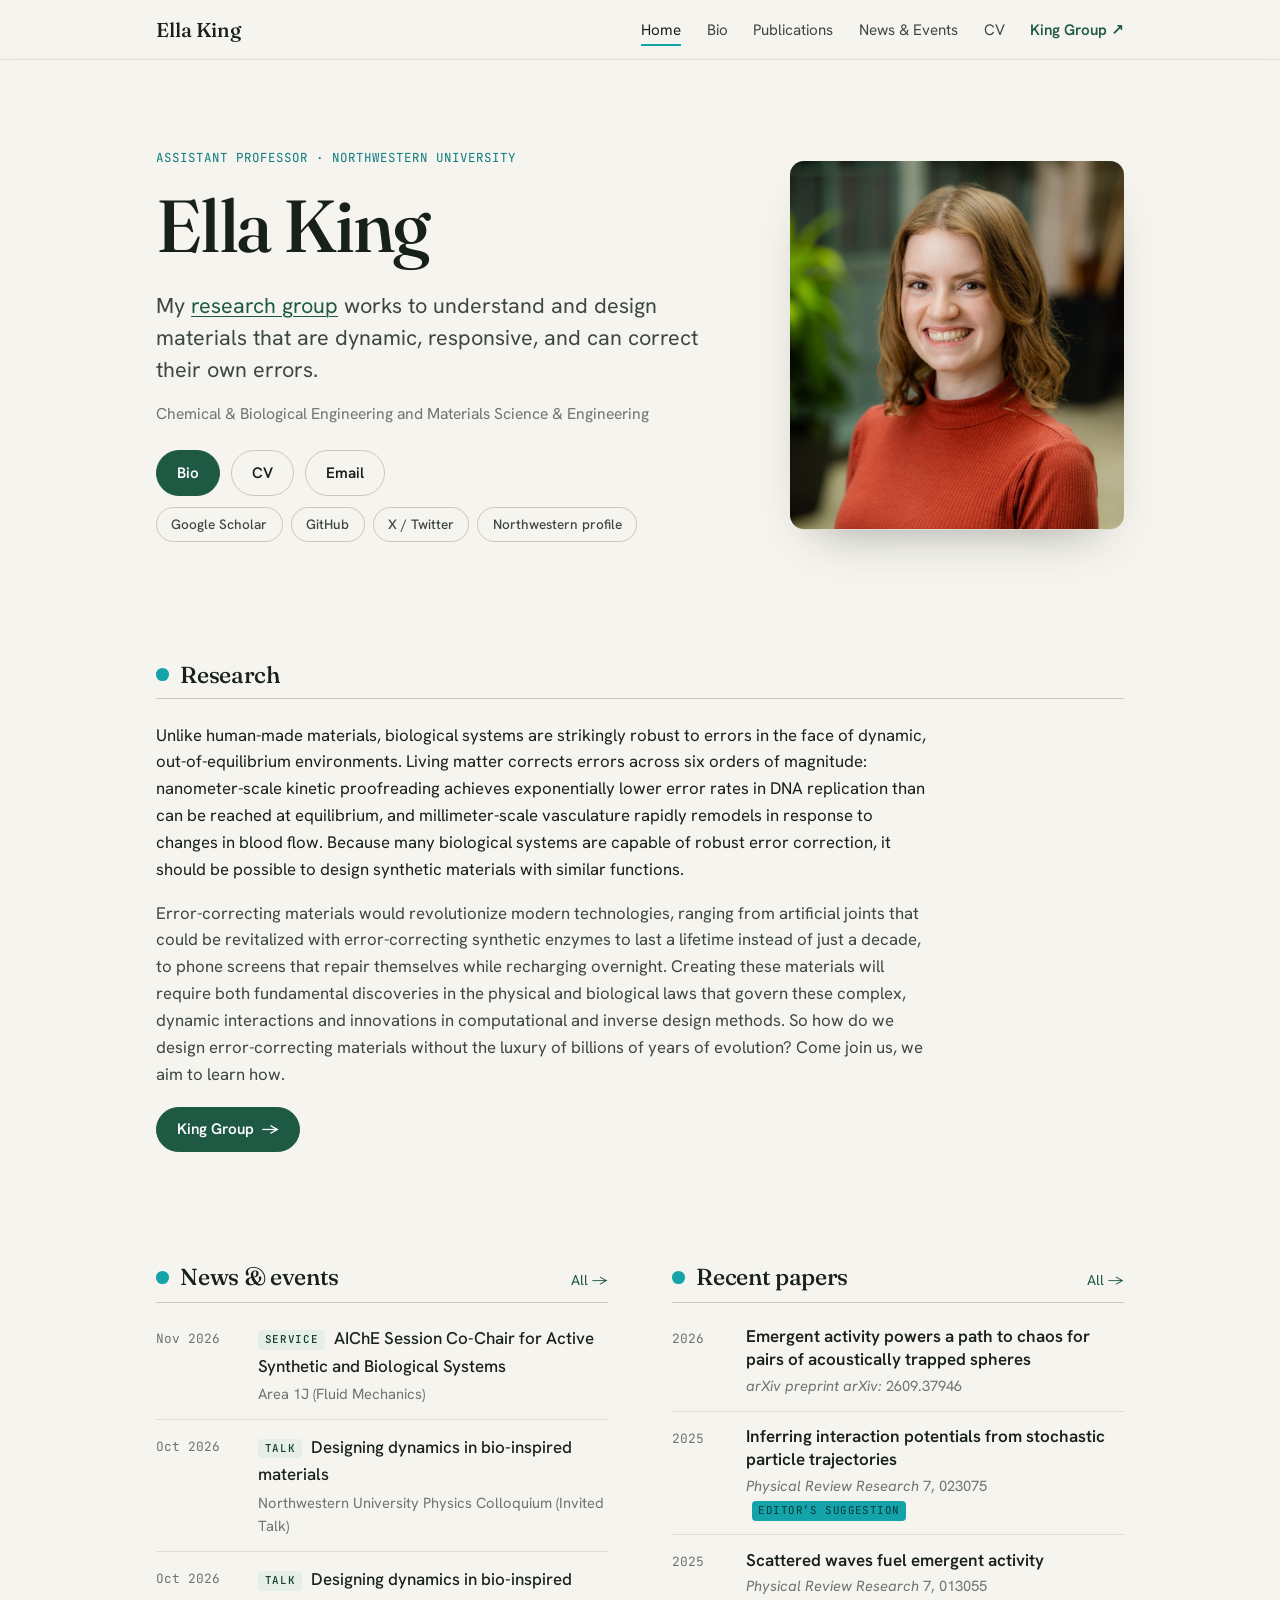
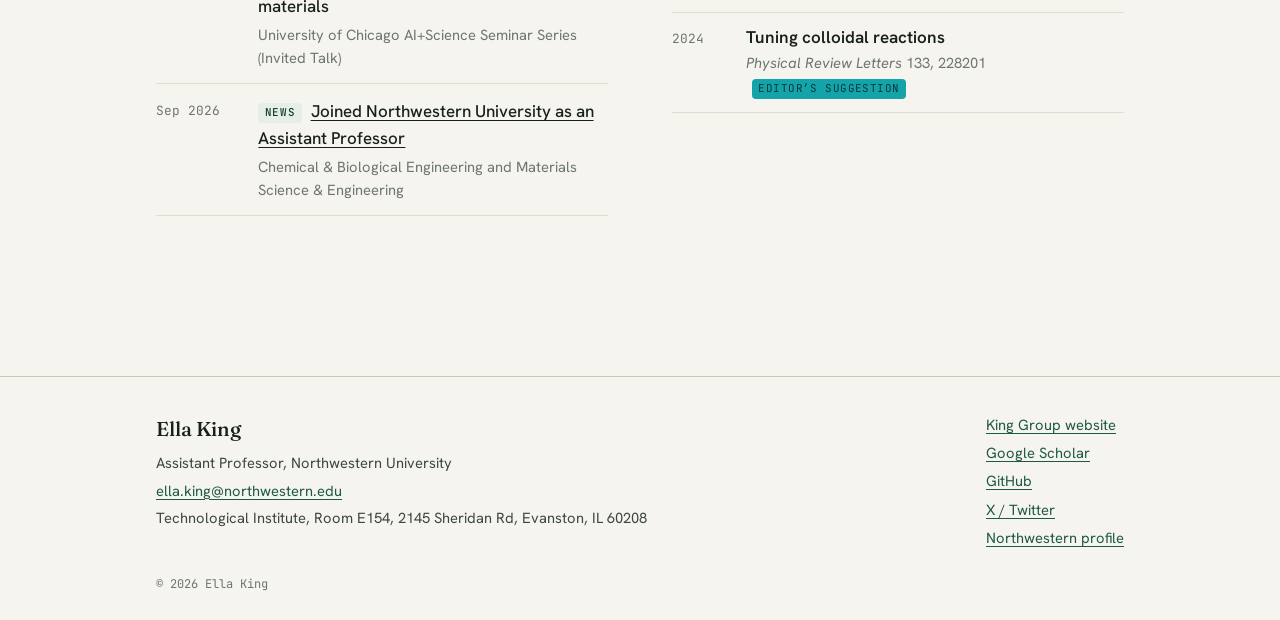
<file: index.html>
<!DOCTYPE html>
<html lang="en">
<head>
<meta charset="utf-8">
<meta name="viewport" content="width=device-width, initial-scale=1">
<title>Ella King · Northwestern University</title>
<meta name="description" content="My research group works to understand and design materials that are dynamic, responsive, and can correct their own errors.">
<link rel="canonical" href="https://ellaking.org/">
<meta property="og:type" content="website">
<meta property="og:title" content="Ella King · Northwestern University">
<meta property="og:description" content="My research group works to understand and design materials that are dynamic, responsive, and can correct their own errors.">
<meta property="og:url" content="https://ellaking.org/">
<meta property="og:image" content="https://ellaking.org/assets/img/ella-king.jpg">
<link rel="preconnect" href="https://fonts.googleapis.com"><link rel="preconnect" href="https://fonts.gstatic.com" crossorigin><link href="https://fonts.googleapis.com/css2?family=Fraunces:ital,opsz,wght@0,9..144,400..600;1,9..144,400..500&family=Hanken+Grotesk:wght@400;500;600;700&family=JetBrains+Mono:wght@400;500&display=swap" rel="stylesheet">
<link rel="stylesheet" href="assets/css/style.css">
<link rel="icon" type="image/svg+xml" href="assets/img/favicon.svg">
<script type="application/ld+json">{"@context": "https://schema.org", "@type": "Person", "name": "Ella King", "url": "https://ellaking.org", "email": "ella.king@northwestern.edu", "jobTitle": "Assistant Professor", "affiliation": {"@type": "CollegeOrUniversity", "name": "Northwestern University"}, "image": "https://ellaking.org/assets/img/ella-king.jpg", "sameAs": ["https://kinggroup.northwestern.edu/", "https://scholar.google.com/citations?user=tMOOznMAAAAJ&hl=en", "https://github.com/ellamichelleking", "https://twitter.com/Ella_M_King", "https://www.mccormick.northwestern.edu/research-faculty/directory/profiles/king-ella.html"]}</script>
</head>
<body>
<a class="skip" href="#main">Skip to content</a>
<nav class="nav"><div class="nav-in">
  <a class="brand" href="index.html">Ella King</a>
  <button class="nav-toggle" aria-expanded="false" aria-controls="navlinks">Menu</button>
  <ul class="nav-links" id="navlinks">
    <li><a href="index.html" class="active" aria-current="page">Home</a></li>
    <li><a href="bio.html">Bio</a></li>
    <li><a href="publications.html">Publications</a></li>
    <li><a href="news.html">News &amp; Events</a></li>
    <li><a href="assets/king-cv.pdf">CV</a></li>
    <li><a class="nav-group" href="https://kinggroup.northwestern.edu/">King Group <span aria-hidden="true">&nearr;</span></a></li>
  </ul>
</div></nav>
<main id="main">

<section class="hero"><div class="wrap hero-grid">
  <div class="hero-copy">
    <p class="eyebrow">Assistant Professor &middot; Northwestern University</p>
    <h1>Ella King</h1>
    <p class="lead">My <a href="https://kinggroup.northwestern.edu/" rel="noopener">research group</a> works to understand and design materials that are dynamic, responsive, and can correct their own errors.</p>
    <p class="depts">Chemical &amp; Biological Engineering and Materials Science &amp; Engineering</p>
    <div class="btn-row">
      <a class="btn" href="bio.html">Bio</a>
      <a class="btn ghost" href="assets/king-cv.pdf">CV</a>
      <a class="btn ghost" href="mailto:ella.king@northwestern.edu">Email</a>
    </div>
    <div class="btn-row links">
      <a class="btn ghost small" href="https://scholar.google.com/citations?user=tMOOznMAAAAJ&amp;hl=en" rel="noopener">Google Scholar</a>
      <a class="btn ghost small" href="https://github.com/ellamichelleking" rel="noopener">GitHub</a>
      <a class="btn ghost small" href="https://twitter.com/Ella_M_King" rel="noopener">X / Twitter</a>
      <a class="btn ghost small" href="https://www.mccormick.northwestern.edu/research-faculty/directory/profiles/king-ella.html" rel="noopener">Northwestern profile</a>
    </div>
  </div>
  <div class="hero-photo">
    <img src="assets/img/ella-king.jpg" width="900" height="990" alt="Portrait of Ella King">
  </div>
</div></section>

<section class="section"><div class="wrap">
  <div class="section-head"><h2>Research</h2></div>
  <div class="prose research">
    <p>Unlike human-made materials, biological systems are strikingly robust to errors in the face of dynamic, out-of-equilibrium environments. Living matter corrects errors across six orders of magnitude: nanometer-scale kinetic proofreading achieves exponentially lower error rates in DNA replication than can be reached at equilibrium, and millimeter-scale vasculature rapidly remodels in response to changes in blood flow. Because many biological systems are capable of robust error correction, it should be possible to design synthetic materials with similar functions.</p>
    <p>Error-correcting materials would revolutionize modern technologies, ranging from artificial joints that could be revitalized with error-correcting synthetic enzymes to last a lifetime instead of just a decade, to phone screens that repair themselves while recharging overnight. Creating these materials will require both fundamental discoveries in the physical and biological laws that govern these complex, dynamic interactions and innovations in computational and inverse design methods. So how do we design error-correcting materials without the luxury of billions of years of evolution? Come join us, we aim to learn how.</p>
  </div>
  <div class="btn-row">
    <a class="btn" href="https://kinggroup.northwestern.edu/">King Group <span class="arr">&rarr;</span></a>
  </div>
</div></section>

<section class="section"><div class="wrap two-col">
  <div>
    <div class="section-head"><h2>News &amp; events</h2>
      <a class="more" href="news.html">All &rarr;</a></div>
    <ul class="news compact">
    <li class="news-item">
      <span class="d">Nov 2026</span>
      <div>
        <p class="t"><span class="kind kind-service">Service</span>AIChE Session Co-Chair for Active Synthetic and Biological Systems</p>
        <p class="where">Area 1J (Fluid Mechanics)</p>
      </div>
    </li>
    <li class="news-item">
      <span class="d">Oct 2026</span>
      <div>
        <p class="t"><span class="kind kind-talk">Talk</span>Designing dynamics in bio-inspired materials</p>
        <p class="where">Northwestern University Physics Colloquium (Invited Talk)</p>
      </div>
    </li>
    <li class="news-item">
      <span class="d">Oct 2026</span>
      <div>
        <p class="t"><span class="kind kind-talk">Talk</span>Designing dynamics in bio-inspired materials</p>
        <p class="where">University of Chicago AI+Science Seminar Series (Invited Talk)</p>
      </div>
    </li>
    <li class="news-item">
      <span class="d">Sep 2026</span>
      <div>
        <p class="t"><span class="kind kind-news">News</span><a href="https://kinggroup.northwestern.edu/" rel="noopener">Joined Northwestern University as an Assistant Professor</a></p>
        <p class="where">Chemical &amp; Biological Engineering and Materials Science &amp; Engineering</p>
      </div>
    </li>
    </ul>
  </div>
  <div>
    <div class="section-head"><h2>Recent papers</h2>
      <a class="more" href="publications.html">All &rarr;</a></div>
    <ul class="pub-list compact">
    <li class="pub">
      <span class="y">2026</span>
      <div>
        <a class="pub-title" href="https://arxiv.org/abs/2609.37946" rel="noopener">Emergent activity powers a path to chaos for pairs of acoustically trapped spheres</a>
        <p class="authors">Gronert, M. K., Cao, B., <span class="me">King, E. M.</span>, Grier, D. G.</p>
        <p class="venue"><span class="j">arXiv preprint arXiv:</span> 2609.37946 </p>
      </div>
    </li>
    <li class="pub">
      <span class="y">2025</span>
      <div>
        <a class="pub-title" href="https://journals.aps.org/prresearch/abstract/10.1103/PhysRevResearch.7.023075" rel="noopener">Inferring interaction potentials from stochastic particle trajectories</a>
        <p class="authors"><span class="me">King, E. M.</span>*, Engel, M. C.*, Martin, C. S., Schoenholz, S. S., Manoharan, V. N., Brenner, M. P.</p>
        <p class="venue"><span class="j">Physical Review Research</span> 7, 023075 <span class="badge">Editor&rsquo;s Suggestion</span></p>
      </div>
    </li>
    <li class="pub">
      <span class="y">2025</span>
      <div>
        <a class="pub-title" href="https://journals.aps.org/prresearch/abstract/10.1103/PhysRevResearch.7.013055" rel="noopener">Scattered waves fuel emergent activity</a>
        <p class="authors"><span class="me">King, E. M.</span>*, Morrell, M. C.*, Sustiel, J. B., Gronert, M., Pastor, H., Grier, D. G.</p>
        <p class="venue"><span class="j">Physical Review Research</span> 7, 013055 </p>
      </div>
    </li>
    <li class="pub">
      <span class="y">2024</span>
      <div>
        <a class="pub-title" href="https://journals.aps.org/prl/abstract/10.1103/PhysRevLett.133.228201" rel="noopener">Tuning colloidal reactions</a>
        <p class="authors">Krueger, R. K.*, <span class="me">King, E. M.</span>*, Brenner, M. P.</p>
        <p class="venue"><span class="j">Physical Review Letters</span> 133, 228201 <span class="badge">Editor&rsquo;s Suggestion</span></p>
      </div>
    </li>
    </ul>
  </div>
</div></section>
</main>
<footer class="footer"><div class="wrap footer-in">
  <div>
    <p class="brand">Ella King</p>
    <p>Assistant Professor, Northwestern University</p>
    <p><a href="mailto:ella.king@northwestern.edu">ella.king@northwestern.edu</a></p>
    <p>Technological Institute, Room E154, 2145 Sheridan Rd, Evanston, IL 60208</p>
  </div>
  <div class="fcol">
    <a href="https://kinggroup.northwestern.edu/">King Group website</a>
    <a href="https://scholar.google.com/citations?user=tMOOznMAAAAJ&amp;hl=en" rel="noopener">Google Scholar</a>
    <a href="https://github.com/ellamichelleking" rel="noopener">GitHub</a>
    <a href="https://twitter.com/Ella_M_King" rel="noopener">X / Twitter</a>
    <a href="https://www.mccormick.northwestern.edu/research-faculty/directory/profiles/king-ella.html" rel="noopener">Northwestern profile</a>
  </div>
</div>
<div class="wrap colophon">&copy; 2026 Ella King</div>
</footer>
<script src="assets/js/site.js"></script>
</body>
</html>
</file>
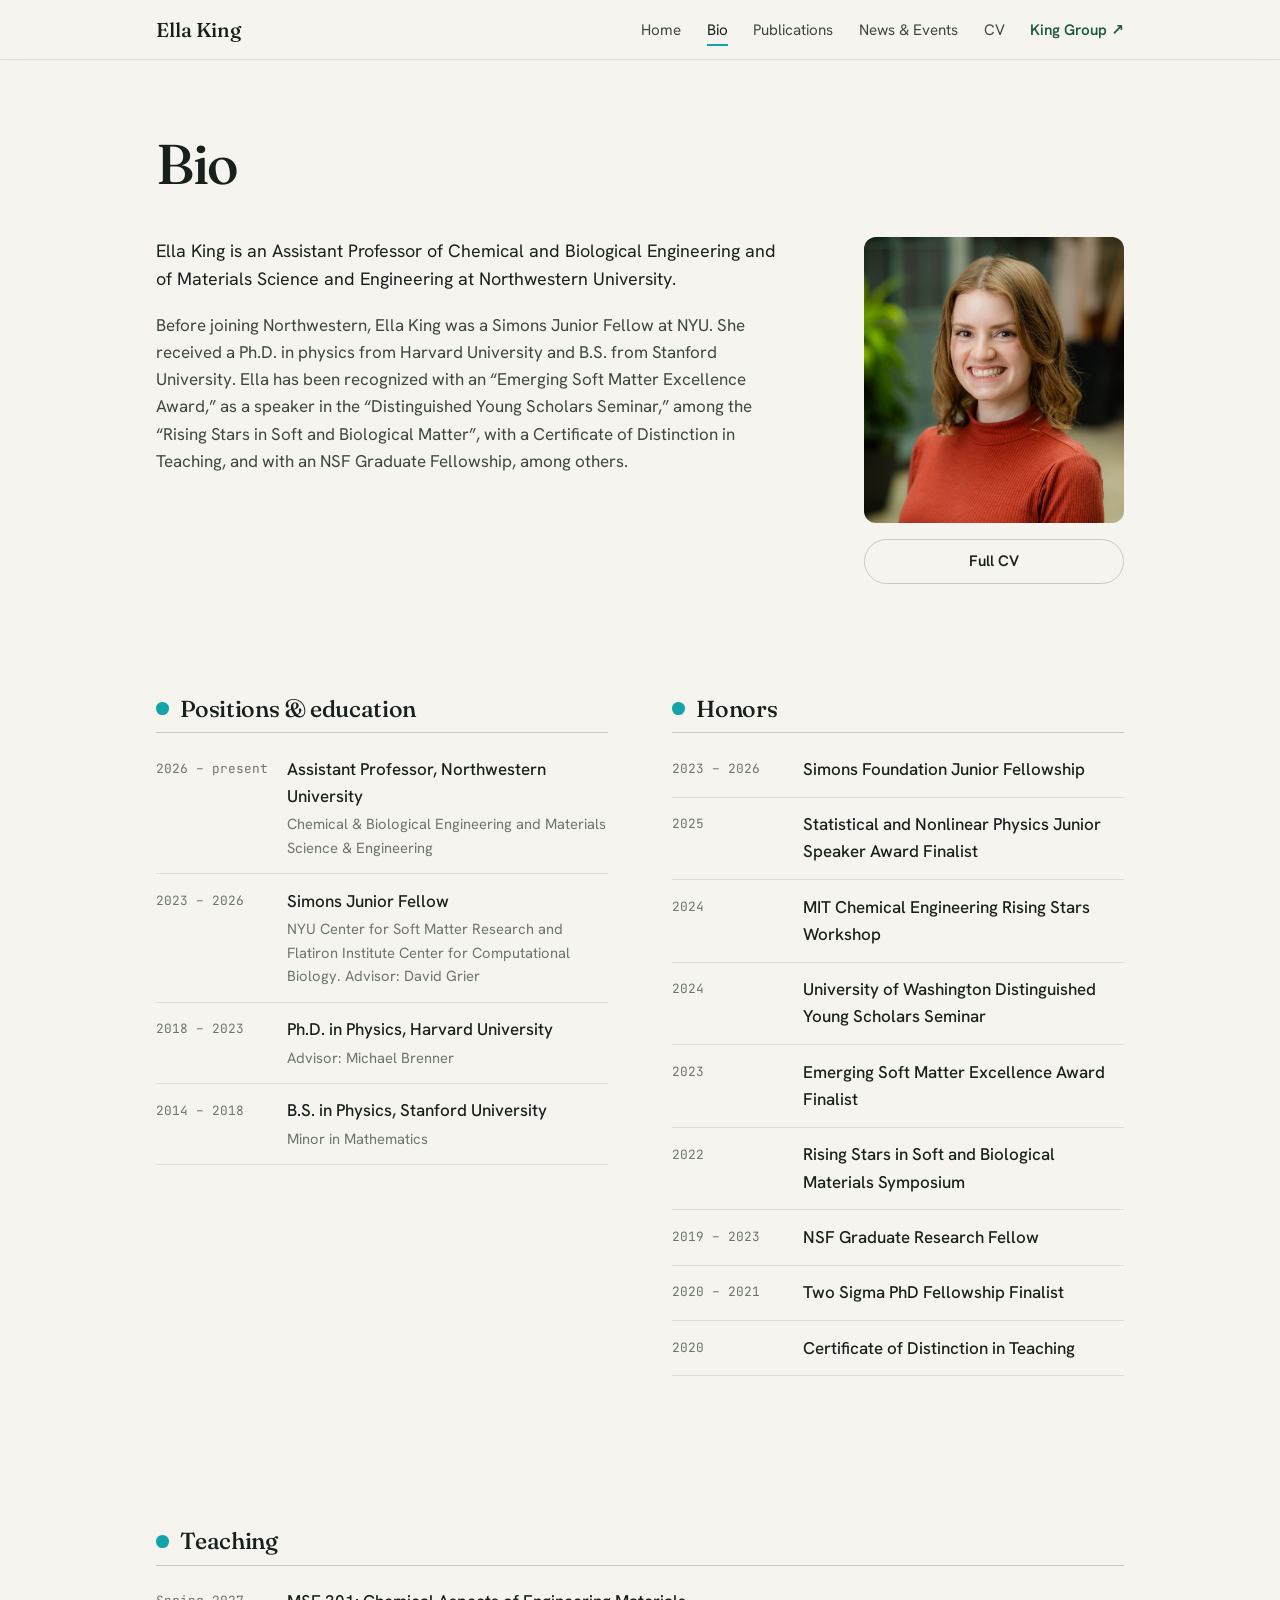
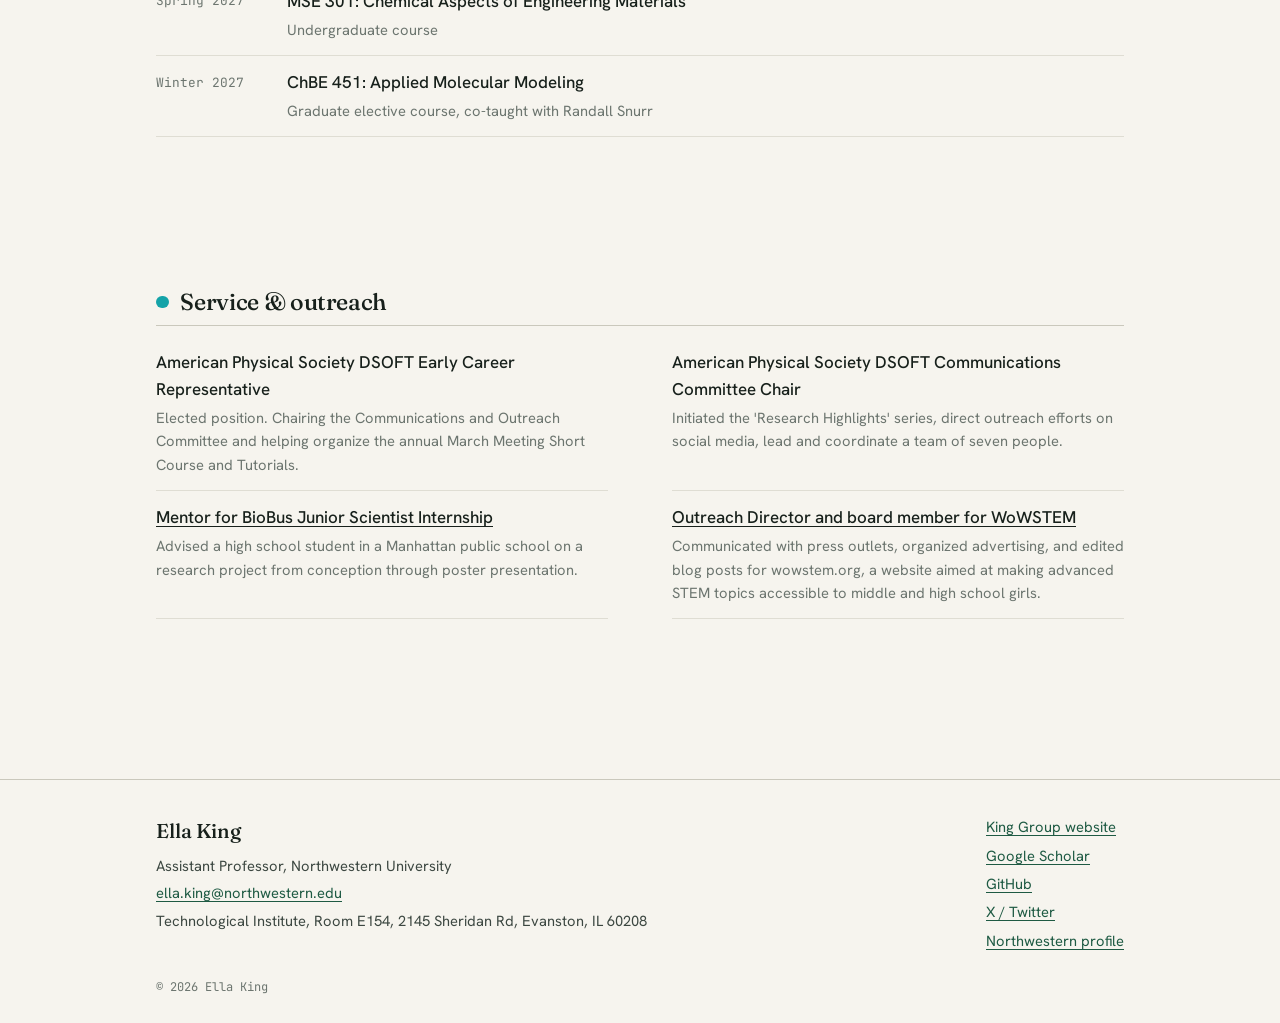
<file: bio.html>
<!DOCTYPE html>
<html lang="en">
<head>
<meta charset="utf-8">
<meta name="viewport" content="width=device-width, initial-scale=1">
<title>Bio · Ella King</title>
<meta name="description" content="Ella King is an Assistant Professor of Chemical and Biological Engineering and of Materials Science and Engineering at Northwestern University.">
<link rel="canonical" href="https://ellaking.org/bio.html">
<meta property="og:type" content="website">
<meta property="og:title" content="Bio · Ella King">
<meta property="og:description" content="Ella King is an Assistant Professor of Chemical and Biological Engineering and of Materials Science and Engineering at Northwestern University.">
<meta property="og:url" content="https://ellaking.org/bio.html">
<meta property="og:image" content="https://ellaking.org/assets/img/ella-king.jpg">
<link rel="preconnect" href="https://fonts.googleapis.com"><link rel="preconnect" href="https://fonts.gstatic.com" crossorigin><link href="https://fonts.googleapis.com/css2?family=Fraunces:ital,opsz,wght@0,9..144,400..600;1,9..144,400..500&family=Hanken+Grotesk:wght@400;500;600;700&family=JetBrains+Mono:wght@400;500&display=swap" rel="stylesheet">
<link rel="stylesheet" href="assets/css/style.css">
<link rel="icon" type="image/svg+xml" href="assets/img/favicon.svg">
</head>
<body>
<a class="skip" href="#main">Skip to content</a>
<nav class="nav"><div class="nav-in">
  <a class="brand" href="index.html">Ella King</a>
  <button class="nav-toggle" aria-expanded="false" aria-controls="navlinks">Menu</button>
  <ul class="nav-links" id="navlinks">
    <li><a href="index.html">Home</a></li>
    <li><a href="bio.html" class="active" aria-current="page">Bio</a></li>
    <li><a href="publications.html">Publications</a></li>
    <li><a href="news.html">News &amp; Events</a></li>
    <li><a href="assets/king-cv.pdf">CV</a></li>
    <li><a class="nav-group" href="https://kinggroup.northwestern.edu/">King Group <span aria-hidden="true">&nearr;</span></a></li>
  </ul>
</div></nav>
<main id="main">

<section class="page-head"><div class="wrap"><h1>Bio</h1></div></section>

<section class="section tight"><div class="wrap bio-grid">
  <div class="prose">
      <p>Ella King is an Assistant Professor of Chemical and Biological Engineering and of Materials Science and Engineering at Northwestern University.</p>
      <p>Before joining Northwestern, Ella King was a Simons Junior Fellow at NYU. She received a Ph.D. in physics from Harvard University and B.S. from Stanford University. Ella has been recognized with an “Emerging Soft Matter Excellence Award,” as a speaker in the “Distinguished Young Scholars Seminar,” among the “Rising Stars in Soft and Biological Matter”, with a Certificate of Distinction in Teaching, and with an NSF Graduate Fellowship, among others.</p>
  </div>
  <aside class="bio-side">
    <img src="assets/img/ella-king.jpg" width="900" height="990" alt="Portrait of Ella King">
    <a class="btn ghost" href="assets/king-cv.pdf">Full CV</a>
  </aside>
</div></section>

<section class="section"><div class="wrap two-col">
  <div>
    <div class="section-head"><h2>Positions &amp; education</h2></div>
    <ul class="tl">
    <li class="tl-item"><span class="d">2026 – present</span><div><p class="t">Assistant Professor, Northwestern University</p><p class="where">Chemical &amp; Biological Engineering and Materials Science &amp; Engineering</p></div></li>
    <li class="tl-item"><span class="d">2023 – 2026</span><div><p class="t">Simons Junior Fellow</p><p class="where">NYU Center for Soft Matter Research and Flatiron Institute Center for Computational Biology. Advisor: David Grier</p></div></li>
    <li class="tl-item"><span class="d">2018 – 2023</span><div><p class="t">Ph.D. in Physics, Harvard University</p><p class="where">Advisor: Michael Brenner</p></div></li>
    <li class="tl-item"><span class="d">2014 – 2018</span><div><p class="t">B.S. in Physics, Stanford University</p><p class="where">Minor in Mathematics</p></div></li>
    </ul>
  </div>
  <div>
    <div class="section-head"><h2>Honors</h2></div>
    <ul class="tl">
    <li class="tl-item"><span class="d">2023 – 2026</span><div><p class="t">Simons Foundation Junior Fellowship</p></div></li>
    <li class="tl-item"><span class="d">2025</span><div><p class="t">Statistical and Nonlinear Physics Junior Speaker Award Finalist</p></div></li>
    <li class="tl-item"><span class="d">2024</span><div><p class="t">MIT Chemical Engineering Rising Stars Workshop</p></div></li>
    <li class="tl-item"><span class="d">2024</span><div><p class="t">University of Washington Distinguished Young Scholars Seminar</p></div></li>
    <li class="tl-item"><span class="d">2023</span><div><p class="t">Emerging Soft Matter Excellence Award Finalist</p></div></li>
    <li class="tl-item"><span class="d">2022</span><div><p class="t">Rising Stars in Soft and Biological Materials Symposium</p></div></li>
    <li class="tl-item"><span class="d">2019 – 2023</span><div><p class="t">NSF Graduate Research Fellow</p></div></li>
    <li class="tl-item"><span class="d">2020 – 2021</span><div><p class="t">Two Sigma PhD Fellowship Finalist</p></div></li>
    <li class="tl-item"><span class="d">2020</span><div><p class="t">Certificate of Distinction in Teaching</p></div></li>
    </ul>
  </div>
</div></section>

<section class="section"><div class="wrap">
  <div class="section-head"><h2>Teaching</h2></div>
  <ul class="tl">
    <li class="tl-item"><span class="d">Spring 2027</span><div><p class="t">MSE 301: Chemical Aspects of Engineering Materials</p><p class="where">Undergraduate course</p></div></li>
    <li class="tl-item"><span class="d">Winter 2027</span><div><p class="t">ChBE 451: Applied Molecular Modeling</p><p class="where">Graduate elective course, co-taught with Randall Snurr</p></div></li>
  </ul>
</div></section>

<section class="section"><div class="wrap">
  <div class="section-head"><h2>Service &amp; outreach</h2></div>
  <ul class="tl wide">
    <li class="tl-item nodate"><div><p class="t">American Physical Society DSOFT Early Career Representative</p><p class="where">Elected position. Chairing the Communications and Outreach Committee and helping organize the annual March Meeting Short Course and Tutorials.</p></div></li>
    <li class="tl-item nodate"><div><p class="t">American Physical Society DSOFT Communications Committee Chair</p><p class="where">Initiated the 'Research Highlights' series, direct outreach efforts on social media, lead and coordinate a team of seven people.</p></div></li>
    <li class="tl-item nodate"><div><p class="t"><a href="https://www.biobus.org/internship/" rel="noopener">Mentor for BioBus Junior Scientist Internship</a></p><p class="where">Advised a high school student in a Manhattan public school on a research project from conception through poster presentation.</p></div></li>
    <li class="tl-item nodate"><div><p class="t"><a href="https://www.wowstem.org/" rel="noopener">Outreach Director and board member for WoWSTEM</a></p><p class="where">Communicated with press outlets, organized advertising, and edited blog posts for wowstem.org, a website aimed at making advanced STEM topics accessible to middle and high school girls.</p></div></li>
  </ul>
</div></section>
</main>
<footer class="footer"><div class="wrap footer-in">
  <div>
    <p class="brand">Ella King</p>
    <p>Assistant Professor, Northwestern University</p>
    <p><a href="mailto:ella.king@northwestern.edu">ella.king@northwestern.edu</a></p>
    <p>Technological Institute, Room E154, 2145 Sheridan Rd, Evanston, IL 60208</p>
  </div>
  <div class="fcol">
    <a href="https://kinggroup.northwestern.edu/">King Group website</a>
    <a href="https://scholar.google.com/citations?user=tMOOznMAAAAJ&amp;hl=en" rel="noopener">Google Scholar</a>
    <a href="https://github.com/ellamichelleking" rel="noopener">GitHub</a>
    <a href="https://twitter.com/Ella_M_King" rel="noopener">X / Twitter</a>
    <a href="https://www.mccormick.northwestern.edu/research-faculty/directory/profiles/king-ella.html" rel="noopener">Northwestern profile</a>
  </div>
</div>
<div class="wrap colophon">&copy; 2026 Ella King</div>
</footer>
<script src="assets/js/site.js"></script>
</body>
</html>
</file>
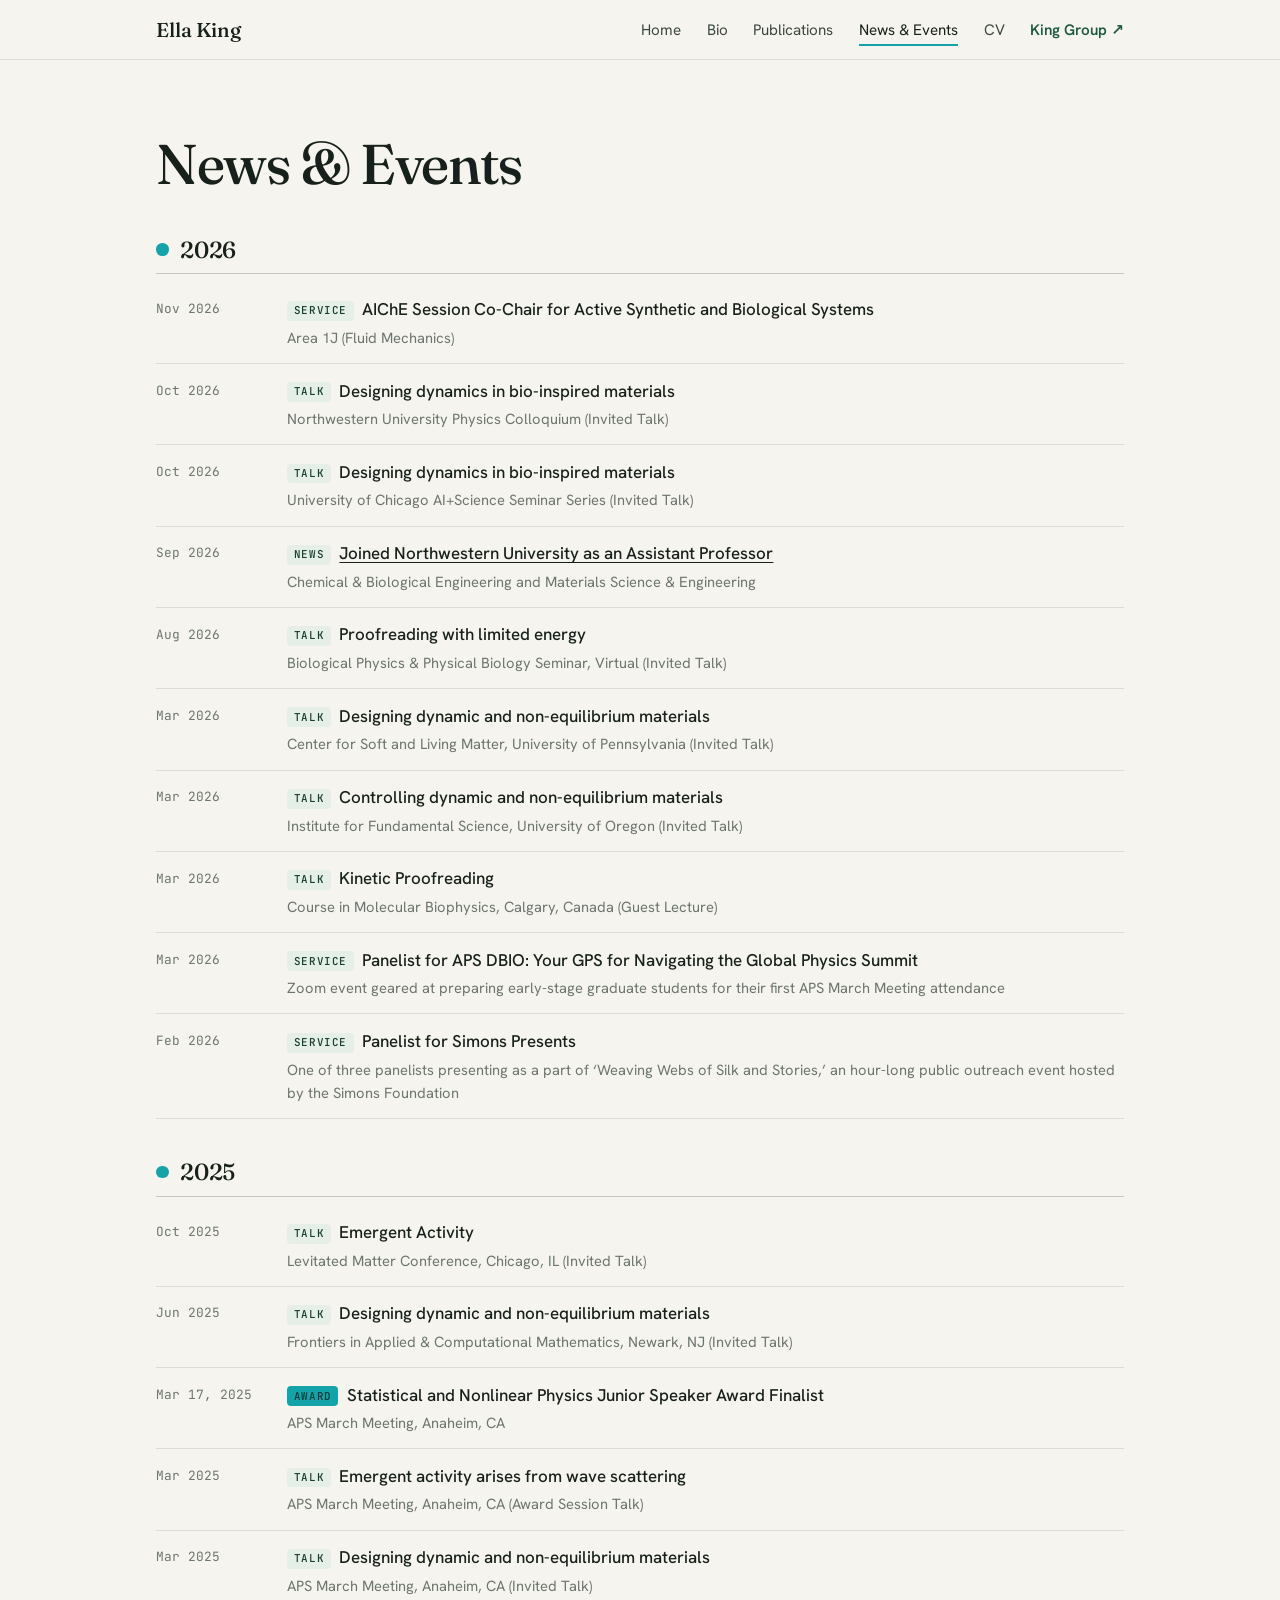
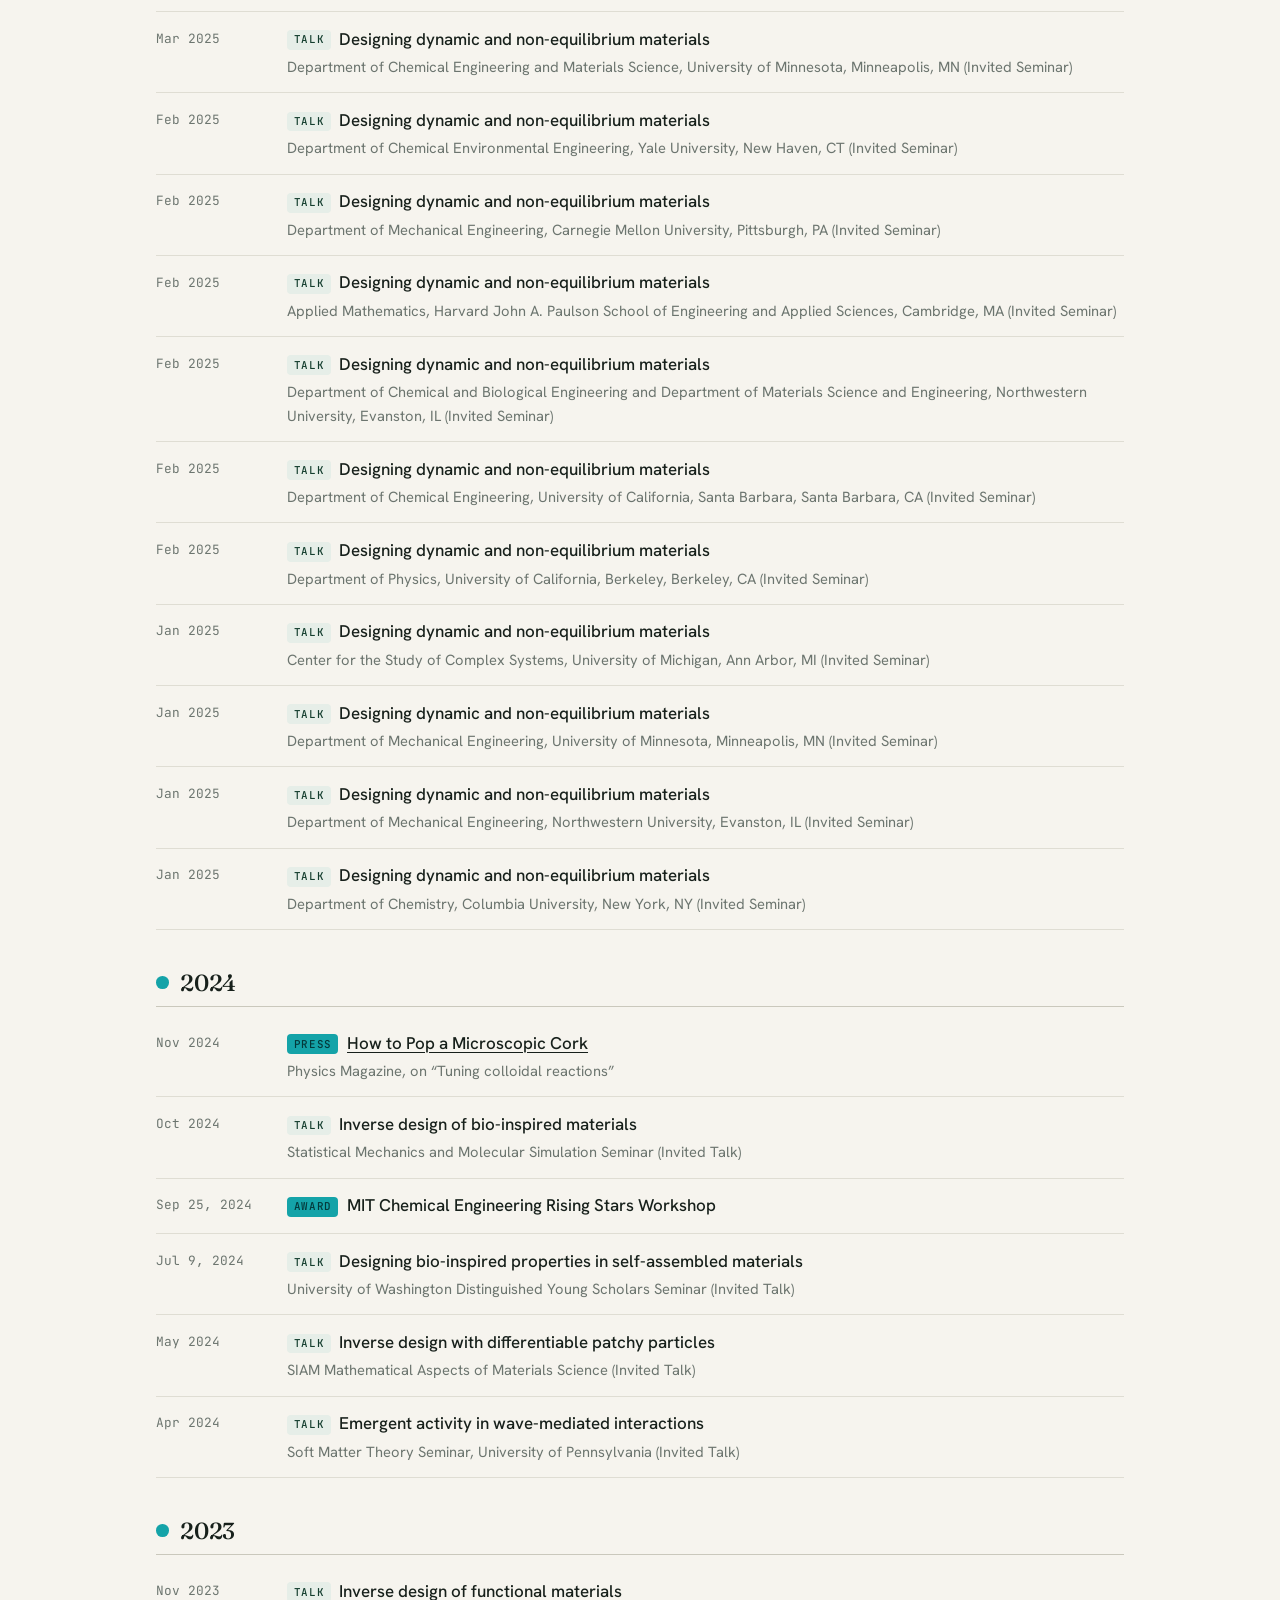
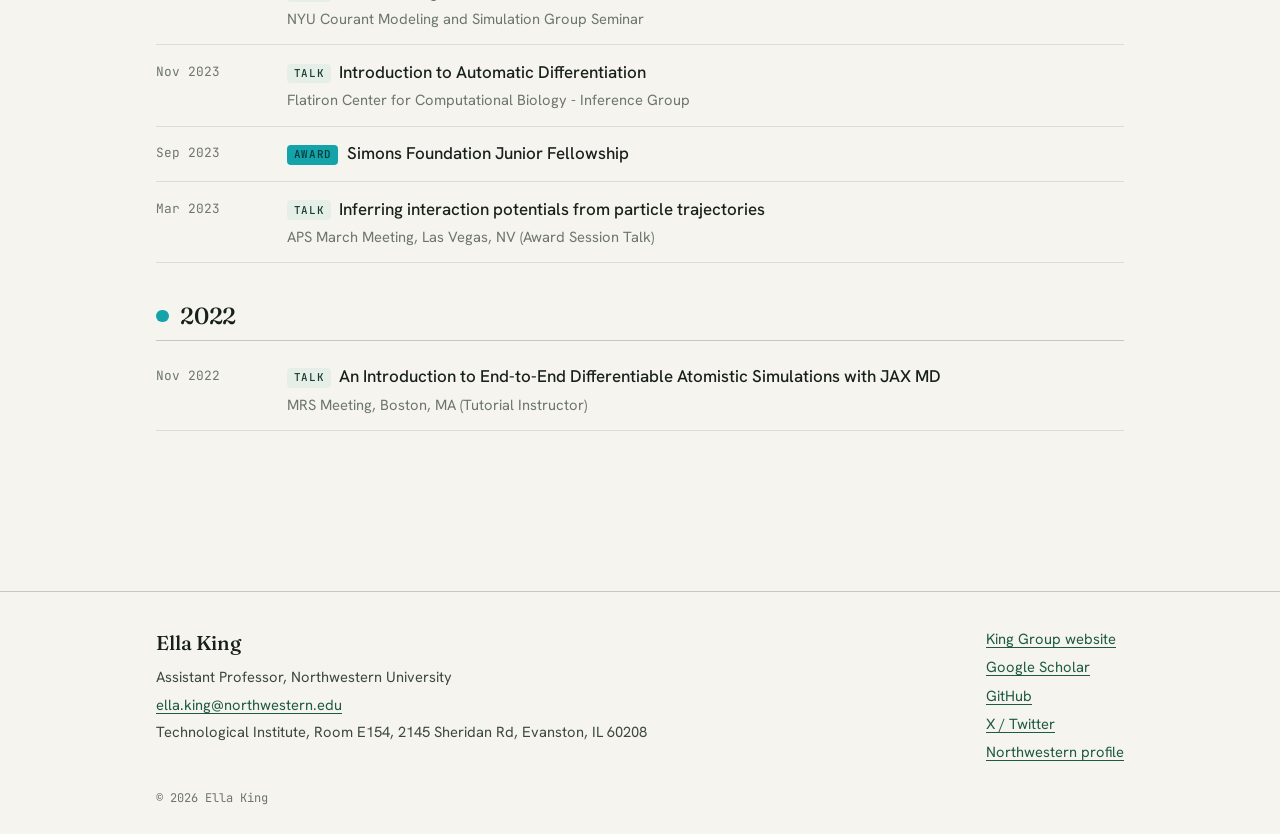
<file: news.html>
<!DOCTYPE html>
<html lang="en">
<head>
<meta charset="utf-8">
<meta name="viewport" content="width=device-width, initial-scale=1">
<title>News &amp; Events · Ella King</title>
<meta name="description" content="Talks, press, and recognition for Ella King.">
<link rel="canonical" href="https://ellaking.org/news.html">
<meta property="og:type" content="website">
<meta property="og:title" content="News &amp; Events · Ella King">
<meta property="og:description" content="Talks, press, and recognition for Ella King.">
<meta property="og:url" content="https://ellaking.org/news.html">
<meta property="og:image" content="https://ellaking.org/assets/img/ella-king.jpg">
<link rel="preconnect" href="https://fonts.googleapis.com"><link rel="preconnect" href="https://fonts.gstatic.com" crossorigin><link href="https://fonts.googleapis.com/css2?family=Fraunces:ital,opsz,wght@0,9..144,400..600;1,9..144,400..500&family=Hanken+Grotesk:wght@400;500;600;700&family=JetBrains+Mono:wght@400;500&display=swap" rel="stylesheet">
<link rel="stylesheet" href="assets/css/style.css">
<link rel="icon" type="image/svg+xml" href="assets/img/favicon.svg">
</head>
<body>
<a class="skip" href="#main">Skip to content</a>
<nav class="nav"><div class="nav-in">
  <a class="brand" href="index.html">Ella King</a>
  <button class="nav-toggle" aria-expanded="false" aria-controls="navlinks">Menu</button>
  <ul class="nav-links" id="navlinks">
    <li><a href="index.html">Home</a></li>
    <li><a href="bio.html">Bio</a></li>
    <li><a href="publications.html">Publications</a></li>
    <li><a href="news.html" class="active" aria-current="page">News &amp; Events</a></li>
    <li><a href="assets/king-cv.pdf">CV</a></li>
    <li><a class="nav-group" href="https://kinggroup.northwestern.edu/">King Group <span aria-hidden="true">&nearr;</span></a></li>
  </ul>
</div></nav>
<main id="main">

<section class="page-head"><div class="wrap"><h1>News &amp; Events</h1></div></section>

<section class="section tight"><div class="wrap">
  <div class="section-head"><h2>2026</h2></div>
  <ul class="news">
    <li class="news-item">
      <span class="d">Nov 2026</span>
      <div>
        <p class="t"><span class="kind kind-service">Service</span>AIChE Session Co-Chair for Active Synthetic and Biological Systems</p>
        <p class="where">Area 1J (Fluid Mechanics)</p>
      </div>
    </li>
    <li class="news-item">
      <span class="d">Oct 2026</span>
      <div>
        <p class="t"><span class="kind kind-talk">Talk</span>Designing dynamics in bio-inspired materials</p>
        <p class="where">Northwestern University Physics Colloquium (Invited Talk)</p>
      </div>
    </li>
    <li class="news-item">
      <span class="d">Oct 2026</span>
      <div>
        <p class="t"><span class="kind kind-talk">Talk</span>Designing dynamics in bio-inspired materials</p>
        <p class="where">University of Chicago AI+Science Seminar Series (Invited Talk)</p>
      </div>
    </li>
    <li class="news-item">
      <span class="d">Sep 2026</span>
      <div>
        <p class="t"><span class="kind kind-news">News</span><a href="https://kinggroup.northwestern.edu/" rel="noopener">Joined Northwestern University as an Assistant Professor</a></p>
        <p class="where">Chemical &amp; Biological Engineering and Materials Science &amp; Engineering</p>
      </div>
    </li>
    <li class="news-item">
      <span class="d">Aug 2026</span>
      <div>
        <p class="t"><span class="kind kind-talk">Talk</span>Proofreading with limited energy</p>
        <p class="where">Biological Physics &amp; Physical Biology Seminar, Virtual (Invited Talk)</p>
      </div>
    </li>
    <li class="news-item">
      <span class="d">Mar 2026</span>
      <div>
        <p class="t"><span class="kind kind-talk">Talk</span>Designing dynamic and non-equilibrium materials</p>
        <p class="where">Center for Soft and Living Matter, University of Pennsylvania (Invited Talk)</p>
      </div>
    </li>
    <li class="news-item">
      <span class="d">Mar 2026</span>
      <div>
        <p class="t"><span class="kind kind-talk">Talk</span>Controlling dynamic and non-equilibrium materials</p>
        <p class="where">Institute for Fundamental Science, University of Oregon (Invited Talk)</p>
      </div>
    </li>
    <li class="news-item">
      <span class="d">Mar 2026</span>
      <div>
        <p class="t"><span class="kind kind-talk">Talk</span>Kinetic Proofreading</p>
        <p class="where">Course in Molecular Biophysics, Calgary, Canada (Guest Lecture)</p>
      </div>
    </li>
    <li class="news-item">
      <span class="d">Mar 2026</span>
      <div>
        <p class="t"><span class="kind kind-service">Service</span>Panelist for APS DBIO: Your GPS for Navigating the Global Physics Summit</p>
        <p class="where">Zoom event geared at preparing early-stage graduate students for their first APS March Meeting attendance</p>
      </div>
    </li>
    <li class="news-item">
      <span class="d">Feb 2026</span>
      <div>
        <p class="t"><span class="kind kind-service">Service</span>Panelist for Simons Presents</p>
        <p class="where">One of three panelists presenting as a part of ‘Weaving Webs of Silk and Stories,’ an hour-long public outreach event hosted by the Simons Foundation</p>
      </div>
    </li>
  </ul>
  <div class="section-head"><h2>2025</h2></div>
  <ul class="news">
    <li class="news-item">
      <span class="d">Oct 2025</span>
      <div>
        <p class="t"><span class="kind kind-talk">Talk</span>Emergent Activity</p>
        <p class="where">Levitated Matter Conference, Chicago, IL (Invited Talk)</p>
      </div>
    </li>
    <li class="news-item">
      <span class="d">Jun 2025</span>
      <div>
        <p class="t"><span class="kind kind-talk">Talk</span>Designing dynamic and non-equilibrium materials</p>
        <p class="where">Frontiers in Applied &amp; Computational Mathematics, Newark, NJ (Invited Talk)</p>
      </div>
    </li>
    <li class="news-item">
      <span class="d">Mar 17, 2025</span>
      <div>
        <p class="t"><span class="kind kind-award">Award</span>Statistical and Nonlinear Physics Junior Speaker Award Finalist</p>
        <p class="where">APS March Meeting, Anaheim, CA</p>
      </div>
    </li>
    <li class="news-item">
      <span class="d">Mar 2025</span>
      <div>
        <p class="t"><span class="kind kind-talk">Talk</span>Emergent activity arises from wave scattering</p>
        <p class="where">APS March Meeting, Anaheim, CA (Award Session Talk)</p>
      </div>
    </li>
    <li class="news-item">
      <span class="d">Mar 2025</span>
      <div>
        <p class="t"><span class="kind kind-talk">Talk</span>Designing dynamic and non-equilibrium materials</p>
        <p class="where">APS March Meeting, Anaheim, CA (Invited Talk)</p>
      </div>
    </li>
    <li class="news-item">
      <span class="d">Mar 2025</span>
      <div>
        <p class="t"><span class="kind kind-talk">Talk</span>Designing dynamic and non-equilibrium materials</p>
        <p class="where">Department of Chemical Engineering and Materials Science, University of Minnesota, Minneapolis, MN (Invited Seminar)</p>
      </div>
    </li>
    <li class="news-item">
      <span class="d">Feb 2025</span>
      <div>
        <p class="t"><span class="kind kind-talk">Talk</span>Designing dynamic and non-equilibrium materials</p>
        <p class="where">Department of Chemical Environmental Engineering, Yale University, New Haven, CT (Invited Seminar)</p>
      </div>
    </li>
    <li class="news-item">
      <span class="d">Feb 2025</span>
      <div>
        <p class="t"><span class="kind kind-talk">Talk</span>Designing dynamic and non-equilibrium materials</p>
        <p class="where">Department of Mechanical Engineering, Carnegie Mellon University, Pittsburgh, PA (Invited Seminar)</p>
      </div>
    </li>
    <li class="news-item">
      <span class="d">Feb 2025</span>
      <div>
        <p class="t"><span class="kind kind-talk">Talk</span>Designing dynamic and non-equilibrium materials</p>
        <p class="where">Applied Mathematics, Harvard John A. Paulson School of Engineering and Applied Sciences, Cambridge, MA (Invited Seminar)</p>
      </div>
    </li>
    <li class="news-item">
      <span class="d">Feb 2025</span>
      <div>
        <p class="t"><span class="kind kind-talk">Talk</span>Designing dynamic and non-equilibrium materials</p>
        <p class="where">Department of Chemical and Biological Engineering and Department of Materials Science and Engineering, Northwestern University, Evanston, IL (Invited Seminar)</p>
      </div>
    </li>
    <li class="news-item">
      <span class="d">Feb 2025</span>
      <div>
        <p class="t"><span class="kind kind-talk">Talk</span>Designing dynamic and non-equilibrium materials</p>
        <p class="where">Department of Chemical Engineering, University of California, Santa Barbara, Santa Barbara, CA (Invited Seminar)</p>
      </div>
    </li>
    <li class="news-item">
      <span class="d">Feb 2025</span>
      <div>
        <p class="t"><span class="kind kind-talk">Talk</span>Designing dynamic and non-equilibrium materials</p>
        <p class="where">Department of Physics, University of California, Berkeley, Berkeley, CA (Invited Seminar)</p>
      </div>
    </li>
    <li class="news-item">
      <span class="d">Jan 2025</span>
      <div>
        <p class="t"><span class="kind kind-talk">Talk</span>Designing dynamic and non-equilibrium materials</p>
        <p class="where">Center for the Study of Complex Systems, University of Michigan, Ann Arbor, MI (Invited Seminar)</p>
      </div>
    </li>
    <li class="news-item">
      <span class="d">Jan 2025</span>
      <div>
        <p class="t"><span class="kind kind-talk">Talk</span>Designing dynamic and non-equilibrium materials</p>
        <p class="where">Department of Mechanical Engineering, University of Minnesota, Minneapolis, MN (Invited Seminar)</p>
      </div>
    </li>
    <li class="news-item">
      <span class="d">Jan 2025</span>
      <div>
        <p class="t"><span class="kind kind-talk">Talk</span>Designing dynamic and non-equilibrium materials</p>
        <p class="where">Department of Mechanical Engineering, Northwestern University, Evanston, IL (Invited Seminar)</p>
      </div>
    </li>
    <li class="news-item">
      <span class="d">Jan 2025</span>
      <div>
        <p class="t"><span class="kind kind-talk">Talk</span>Designing dynamic and non-equilibrium materials</p>
        <p class="where">Department of Chemistry, Columbia University, New York, NY (Invited Seminar)</p>
      </div>
    </li>
  </ul>
  <div class="section-head"><h2>2024</h2></div>
  <ul class="news">
    <li class="news-item">
      <span class="d">Nov 2024</span>
      <div>
        <p class="t"><span class="kind kind-press">Press</span><a href="https://physics.aps.org/articles/v17/169" rel="noopener">How to Pop a Microscopic Cork</a></p>
        <p class="where">Physics Magazine, on “Tuning colloidal reactions”</p>
      </div>
    </li>
    <li class="news-item">
      <span class="d">Oct 2024</span>
      <div>
        <p class="t"><span class="kind kind-talk">Talk</span>Inverse design of bio-inspired materials</p>
        <p class="where">Statistical Mechanics and Molecular Simulation Seminar (Invited Talk)</p>
      </div>
    </li>
    <li class="news-item">
      <span class="d">Sep 25, 2024</span>
      <div>
        <p class="t"><span class="kind kind-award">Award</span>MIT Chemical Engineering Rising Stars Workshop</p>
        
      </div>
    </li>
    <li class="news-item">
      <span class="d">Jul 9, 2024</span>
      <div>
        <p class="t"><span class="kind kind-talk">Talk</span>Designing bio-inspired properties in self-assembled materials</p>
        <p class="where">University of Washington Distinguished Young Scholars Seminar (Invited Talk)</p>
      </div>
    </li>
    <li class="news-item">
      <span class="d">May 2024</span>
      <div>
        <p class="t"><span class="kind kind-talk">Talk</span>Inverse design with differentiable patchy particles</p>
        <p class="where">SIAM Mathematical Aspects of Materials Science (Invited Talk)</p>
      </div>
    </li>
    <li class="news-item">
      <span class="d">Apr 2024</span>
      <div>
        <p class="t"><span class="kind kind-talk">Talk</span>Emergent activity in wave-mediated interactions</p>
        <p class="where">Soft Matter Theory Seminar, University of Pennsylvania (Invited Talk)</p>
      </div>
    </li>
  </ul>
  <div class="section-head"><h2>2023</h2></div>
  <ul class="news">
    <li class="news-item">
      <span class="d">Nov 2023</span>
      <div>
        <p class="t"><span class="kind kind-talk">Talk</span>Inverse design of functional materials</p>
        <p class="where">NYU Courant Modeling and Simulation Group Seminar</p>
      </div>
    </li>
    <li class="news-item">
      <span class="d">Nov 2023</span>
      <div>
        <p class="t"><span class="kind kind-talk">Talk</span>Introduction to Automatic Differentiation</p>
        <p class="where">Flatiron Center for Computational Biology - Inference Group</p>
      </div>
    </li>
    <li class="news-item">
      <span class="d">Sep 2023</span>
      <div>
        <p class="t"><span class="kind kind-award">Award</span>Simons Foundation Junior Fellowship</p>
        
      </div>
    </li>
    <li class="news-item">
      <span class="d">Mar 2023</span>
      <div>
        <p class="t"><span class="kind kind-talk">Talk</span>Inferring interaction potentials from particle trajectories</p>
        <p class="where">APS March Meeting, Las Vegas, NV (Award Session Talk)</p>
      </div>
    </li>
  </ul>
  <div class="section-head"><h2>2022</h2></div>
  <ul class="news">
    <li class="news-item">
      <span class="d">Nov 2022</span>
      <div>
        <p class="t"><span class="kind kind-talk">Talk</span>An Introduction to End-to-End Differentiable Atomistic Simulations with JAX MD</p>
        <p class="where">MRS Meeting, Boston, MA (Tutorial Instructor)</p>
      </div>
    </li>
  </ul>
</div></section>
</main>
<footer class="footer"><div class="wrap footer-in">
  <div>
    <p class="brand">Ella King</p>
    <p>Assistant Professor, Northwestern University</p>
    <p><a href="mailto:ella.king@northwestern.edu">ella.king@northwestern.edu</a></p>
    <p>Technological Institute, Room E154, 2145 Sheridan Rd, Evanston, IL 60208</p>
  </div>
  <div class="fcol">
    <a href="https://kinggroup.northwestern.edu/">King Group website</a>
    <a href="https://scholar.google.com/citations?user=tMOOznMAAAAJ&amp;hl=en" rel="noopener">Google Scholar</a>
    <a href="https://github.com/ellamichelleking" rel="noopener">GitHub</a>
    <a href="https://twitter.com/Ella_M_King" rel="noopener">X / Twitter</a>
    <a href="https://www.mccormick.northwestern.edu/research-faculty/directory/profiles/king-ella.html" rel="noopener">Northwestern profile</a>
  </div>
</div>
<div class="wrap colophon">&copy; 2026 Ella King</div>
</footer>
<script src="assets/js/site.js"></script>
</body>
</html>
</file>
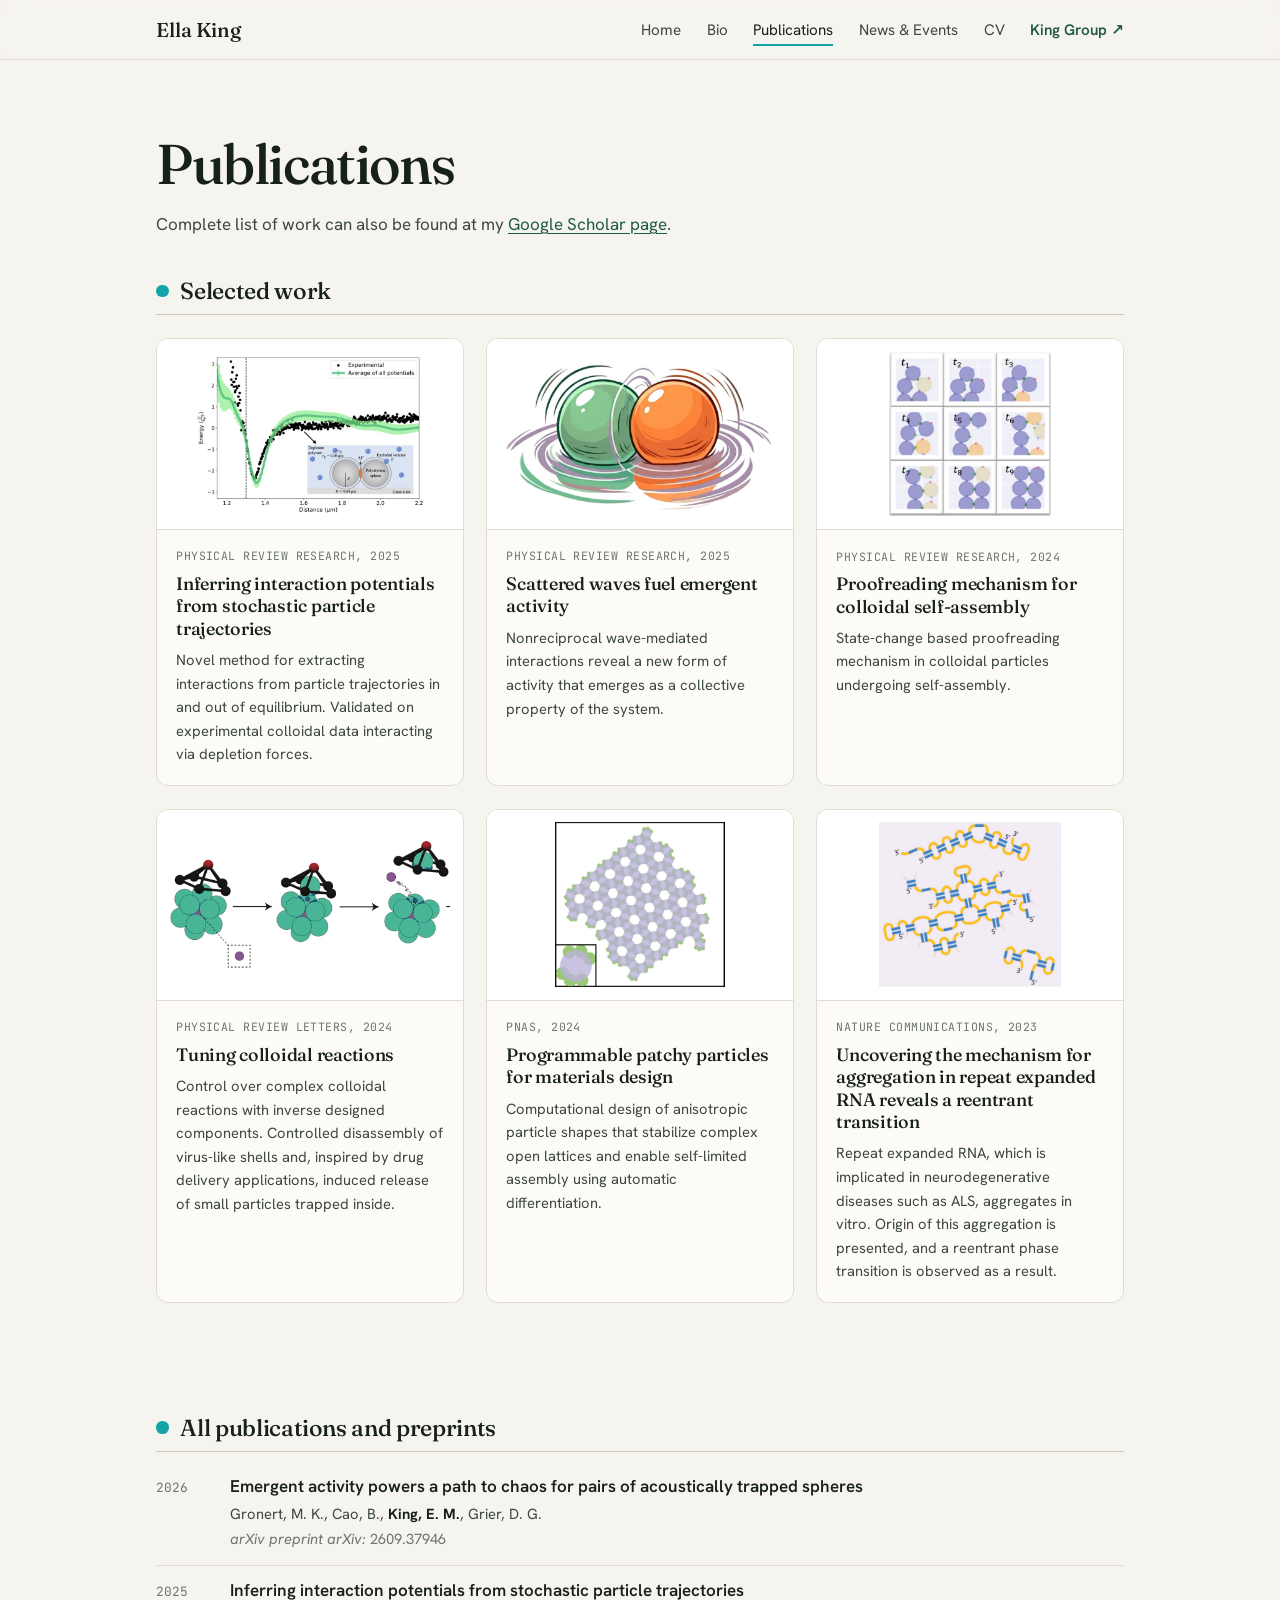
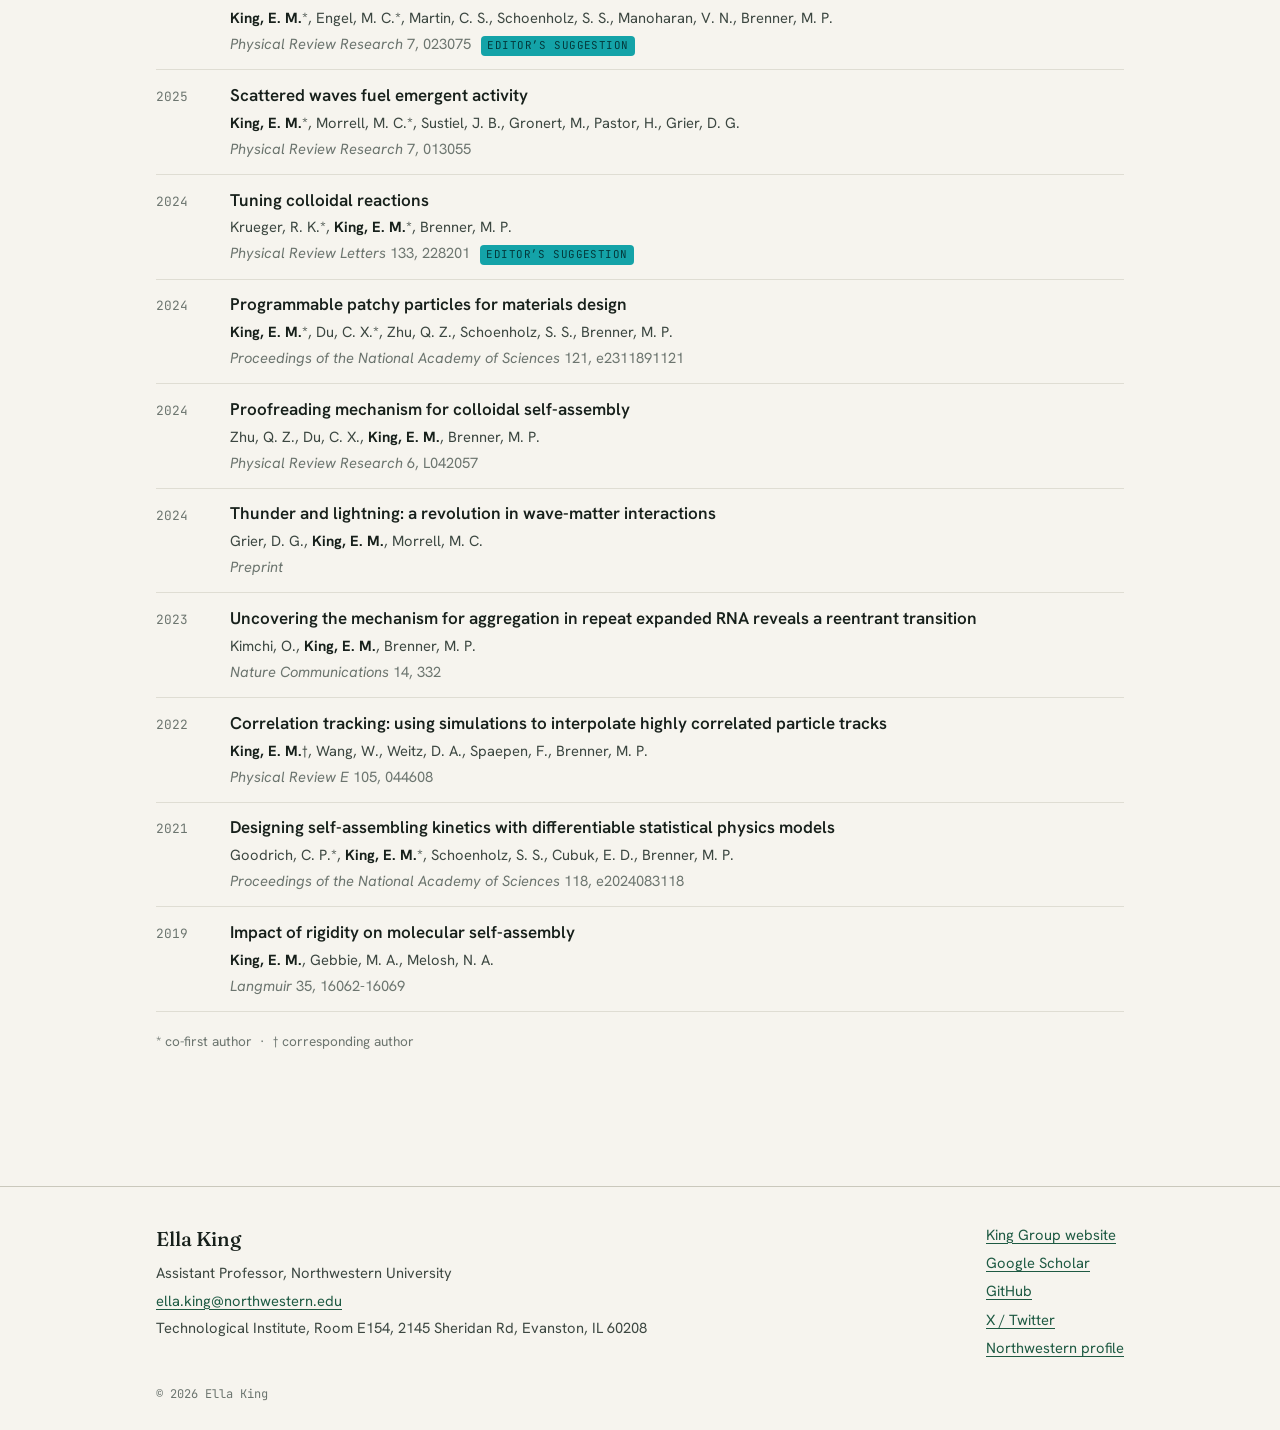
<file: publications.html>
<!DOCTYPE html>
<html lang="en">
<head>
<meta charset="utf-8">
<meta name="viewport" content="width=device-width, initial-scale=1">
<title>Publications · Ella King</title>
<meta name="description" content="Publications and preprints by Ella King.">
<link rel="canonical" href="https://ellaking.org/publications.html">
<meta property="og:type" content="website">
<meta property="og:title" content="Publications · Ella King">
<meta property="og:description" content="Publications and preprints by Ella King.">
<meta property="og:url" content="https://ellaking.org/publications.html">
<meta property="og:image" content="https://ellaking.org/assets/img/ella-king.jpg">
<link rel="preconnect" href="https://fonts.googleapis.com"><link rel="preconnect" href="https://fonts.gstatic.com" crossorigin><link href="https://fonts.googleapis.com/css2?family=Fraunces:ital,opsz,wght@0,9..144,400..600;1,9..144,400..500&family=Hanken+Grotesk:wght@400;500;600;700&family=JetBrains+Mono:wght@400;500&display=swap" rel="stylesheet">
<link rel="stylesheet" href="assets/css/style.css">
<link rel="icon" type="image/svg+xml" href="assets/img/favicon.svg">
</head>
<body>
<a class="skip" href="#main">Skip to content</a>
<nav class="nav"><div class="nav-in">
  <a class="brand" href="index.html">Ella King</a>
  <button class="nav-toggle" aria-expanded="false" aria-controls="navlinks">Menu</button>
  <ul class="nav-links" id="navlinks">
    <li><a href="index.html">Home</a></li>
    <li><a href="bio.html">Bio</a></li>
    <li><a href="publications.html" class="active" aria-current="page">Publications</a></li>
    <li><a href="news.html">News &amp; Events</a></li>
    <li><a href="assets/king-cv.pdf">CV</a></li>
    <li><a class="nav-group" href="https://kinggroup.northwestern.edu/">King Group <span aria-hidden="true">&nearr;</span></a></li>
  </ul>
</div></nav>
<main id="main">

<section class="page-head"><div class="wrap"><h1>Publications</h1>
  <p class="sub">Complete list of work can also be found at my <a href="https://scholar.google.com/citations?user=tMOOznMAAAAJ&amp;hl=en" rel="noopener">Google Scholar page</a>.</p>
</div></section>

<section class="section tight"><div class="wrap">
  <div class="section-head"><h2>Selected work</h2></div>
  <div class="cards">
    <a class="card" href="https://journals.aps.org/prresearch/abstract/10.1103/PhysRevResearch.7.023075" rel="noopener">
      <div class="card-img"><img src="assets/img/work/inferring-potentials.jpg" alt="" loading="lazy"></div>
      <div class="card-body">
        <p class="card-venue">Physical Review Research, 2025</p>
        <h3>Inferring interaction potentials from stochastic particle trajectories</h3>
        <p>Novel method for extracting interactions from particle trajectories in and out of equilibrium. Validated on experimental colloidal data interacting via depletion forces.</p>
      </div>
    </a>
    <a class="card" href="https://journals.aps.org/prresearch/abstract/10.1103/PhysRevResearch.7.013055" rel="noopener">
      <div class="card-img"><img src="assets/img/work/cartoon-emergent.jpg" alt="" loading="lazy"></div>
      <div class="card-body">
        <p class="card-venue">Physical Review Research, 2025</p>
        <h3>Scattered waves fuel emergent activity</h3>
        <p>Nonreciprocal wave-mediated interactions reveal a new form of activity that emerges as a collective property of the system.</p>
      </div>
    </a>
    <a class="card" href="https://journals.aps.org/prresearch/abstract/10.1103/PhysRevResearch.6.L042057" rel="noopener">
      <div class="card-img"><img src="assets/img/work/proofreading.jpg" alt="" loading="lazy"></div>
      <div class="card-body">
        <p class="card-venue">Physical Review Research, 2024</p>
        <h3>Proofreading mechanism for colloidal self-assembly</h3>
        <p>State-change based proofreading mechanism in colloidal particles undergoing self-assembly.</p>
      </div>
    </a>
    <a class="card" href="https://journals.aps.org/prl/abstract/10.1103/PhysRevLett.133.228201" rel="noopener">
      <div class="card-img"><img src="assets/img/work/catalyst.jpg" alt="" loading="lazy"></div>
      <div class="card-body">
        <p class="card-venue">Physical Review Letters, 2024</p>
        <h3>Tuning colloidal reactions</h3>
        <p>Control over complex colloidal reactions with inverse designed components. Controlled disassembly of virus-like shells and, inspired by drug delivery applications, induced release of small particles trapped inside.</p>
      </div>
    </a>
    <a class="card" href="https://www.pnas.org/doi/full/10.1073/pnas.2311891121" rel="noopener">
      <div class="card-img"><img src="assets/img/work/kagome-lattice.jpg" alt="" loading="lazy"></div>
      <div class="card-body">
        <p class="card-venue">PNAS, 2024</p>
        <h3>Programmable patchy particles for materials design</h3>
        <p>Computational design of anisotropic particle shapes that stabilize complex open lattices and enable self-limited assembly using automatic differentiation.</p>
      </div>
    </a>
    <a class="card" href="https://www.nature.com/articles/s41467-022-35803-3" rel="noopener">
      <div class="card-img"><img src="assets/img/work/rnas.jpg" alt="" loading="lazy"></div>
      <div class="card-body">
        <p class="card-venue">Nature Communications, 2023</p>
        <h3>Uncovering the mechanism for aggregation in repeat expanded RNA reveals a reentrant transition</h3>
        <p>Repeat expanded RNA, which is implicated in neurodegenerative diseases such as ALS, aggregates in vitro. Origin of this aggregation is presented, and a reentrant phase transition is observed as a result.</p>
      </div>
    </a>
  </div>
</div></section>

<section class="section"><div class="wrap">
  <div class="section-head"><h2>All publications and preprints</h2></div>
  <ul class="pub-list">
    <li class="pub">
      <span class="y">2026</span>
      <div>
        <a class="pub-title" href="https://arxiv.org/abs/2609.37946" rel="noopener">Emergent activity powers a path to chaos for pairs of acoustically trapped spheres</a>
        <p class="authors">Gronert, M. K., Cao, B., <span class="me">King, E. M.</span>, Grier, D. G.</p>
        <p class="venue"><span class="j">arXiv preprint arXiv:</span> 2609.37946 </p>
      </div>
    </li>
    <li class="pub">
      <span class="y">2025</span>
      <div>
        <a class="pub-title" href="https://journals.aps.org/prresearch/abstract/10.1103/PhysRevResearch.7.023075" rel="noopener">Inferring interaction potentials from stochastic particle trajectories</a>
        <p class="authors"><span class="me">King, E. M.</span>*, Engel, M. C.*, Martin, C. S., Schoenholz, S. S., Manoharan, V. N., Brenner, M. P.</p>
        <p class="venue"><span class="j">Physical Review Research</span> 7, 023075 <span class="badge">Editor&rsquo;s Suggestion</span></p>
      </div>
    </li>
    <li class="pub">
      <span class="y">2025</span>
      <div>
        <a class="pub-title" href="https://journals.aps.org/prresearch/abstract/10.1103/PhysRevResearch.7.013055" rel="noopener">Scattered waves fuel emergent activity</a>
        <p class="authors"><span class="me">King, E. M.</span>*, Morrell, M. C.*, Sustiel, J. B., Gronert, M., Pastor, H., Grier, D. G.</p>
        <p class="venue"><span class="j">Physical Review Research</span> 7, 013055 </p>
      </div>
    </li>
    <li class="pub">
      <span class="y">2024</span>
      <div>
        <a class="pub-title" href="https://journals.aps.org/prl/abstract/10.1103/PhysRevLett.133.228201" rel="noopener">Tuning colloidal reactions</a>
        <p class="authors">Krueger, R. K.*, <span class="me">King, E. M.</span>*, Brenner, M. P.</p>
        <p class="venue"><span class="j">Physical Review Letters</span> 133, 228201 <span class="badge">Editor&rsquo;s Suggestion</span></p>
      </div>
    </li>
    <li class="pub">
      <span class="y">2024</span>
      <div>
        <a class="pub-title" href="https://www.pnas.org/doi/full/10.1073/pnas.2311891121" rel="noopener">Programmable patchy particles for materials design</a>
        <p class="authors"><span class="me">King, E. M.</span>*, Du, C. X.*, Zhu, Q. Z., Schoenholz, S. S., Brenner, M. P.</p>
        <p class="venue"><span class="j">Proceedings of the National Academy of Sciences</span> 121, e2311891121 </p>
      </div>
    </li>
    <li class="pub">
      <span class="y">2024</span>
      <div>
        <a class="pub-title" href="https://journals.aps.org/prresearch/abstract/10.1103/PhysRevResearch.6.L042057" rel="noopener">Proofreading mechanism for colloidal self-assembly</a>
        <p class="authors">Zhu, Q. Z., Du, C. X., <span class="me">King, E. M.</span>, Brenner, M. P.</p>
        <p class="venue"><span class="j">Physical Review Research</span> 6, L042057 </p>
      </div>
    </li>
    <li class="pub">
      <span class="y">2024</span>
      <div>
        <p class="pub-title">Thunder and lightning: a revolution in wave-matter interactions</p>
        <p class="authors">Grier, D. G., <span class="me">King, E. M.</span>, Morrell, M. C.</p>
        <p class="venue"><span class="j">Preprint</span> </p>
      </div>
    </li>
    <li class="pub">
      <span class="y">2023</span>
      <div>
        <a class="pub-title" href="https://www.nature.com/articles/s41467-022-35803-3" rel="noopener">Uncovering the mechanism for aggregation in repeat expanded RNA reveals a reentrant transition</a>
        <p class="authors">Kimchi, O., <span class="me">King, E. M.</span>, Brenner, M. P.</p>
        <p class="venue"><span class="j">Nature Communications</span> 14, 332 </p>
      </div>
    </li>
    <li class="pub">
      <span class="y">2022</span>
      <div>
        <a class="pub-title" href="https://journals.aps.org/pre/abstract/10.1103/PhysRevE.105.044608" rel="noopener">Correlation tracking: using simulations to interpolate highly correlated particle tracks</a>
        <p class="authors"><span class="me">King, E. M.</span>†, Wang, W., Weitz, D. A., Spaepen, F., Brenner, M. P.</p>
        <p class="venue"><span class="j">Physical Review E</span> 105, 044608 </p>
      </div>
    </li>
    <li class="pub">
      <span class="y">2021</span>
      <div>
        <a class="pub-title" href="https://www.pnas.org/doi/abs/10.1073/pnas.2024083118" rel="noopener">Designing self-assembling kinetics with differentiable statistical physics models</a>
        <p class="authors">Goodrich, C. P.*, <span class="me">King, E. M.</span>*, Schoenholz, S. S., Cubuk, E. D., Brenner, M. P.</p>
        <p class="venue"><span class="j">Proceedings of the National Academy of Sciences</span> 118, e2024083118 </p>
      </div>
    </li>
    <li class="pub">
      <span class="y">2019</span>
      <div>
        <p class="pub-title">Impact of rigidity on molecular self-assembly</p>
        <p class="authors"><span class="me">King, E. M.</span>, Gebbie, M. A., Melosh, N. A.</p>
        <p class="venue"><span class="j">Langmuir</span> 35, 16062-16069 </p>
      </div>
    </li>
  </ul>
  <p class="legend">* co-first author &nbsp;&middot;&nbsp; &dagger; corresponding author</p>
</div></section>
</main>
<footer class="footer"><div class="wrap footer-in">
  <div>
    <p class="brand">Ella King</p>
    <p>Assistant Professor, Northwestern University</p>
    <p><a href="mailto:ella.king@northwestern.edu">ella.king@northwestern.edu</a></p>
    <p>Technological Institute, Room E154, 2145 Sheridan Rd, Evanston, IL 60208</p>
  </div>
  <div class="fcol">
    <a href="https://kinggroup.northwestern.edu/">King Group website</a>
    <a href="https://scholar.google.com/citations?user=tMOOznMAAAAJ&amp;hl=en" rel="noopener">Google Scholar</a>
    <a href="https://github.com/ellamichelleking" rel="noopener">GitHub</a>
    <a href="https://twitter.com/Ella_M_King" rel="noopener">X / Twitter</a>
    <a href="https://www.mccormick.northwestern.edu/research-faculty/directory/profiles/king-ella.html" rel="noopener">Northwestern profile</a>
  </div>
</div>
<div class="wrap colophon">&copy; 2026 Ella King</div>
</footer>
<script src="assets/js/site.js"></script>
</body>
</html>
</file>
<file: assets/css/style.css>
/* =========================================================
   ellaking.org
   Display: Fraunces · Body: Hanken Grotesk · Data: JetBrains Mono
   Same type as the King Group site; its own palette (forest green + glacier teal).
   Change the colours in :root and the whole site follows.
   ========================================================= */

:root{
  --paper:      #F6F4EE;
  --panel:      #FCFBF8;
  --ink:        #17201B;
  --ink-soft:   #3C4741;
  --muted:      #6C756F;
  --line:       #DFDDD3;
  --line-strong:#CAC8BC;

  --accent:     #1E5A43;   /* forest green: links, buttons */
  --accent-deep:#133D2D;
  --accent-wash:#E6EEE8;
  --warm:       #0E7C80;   /* glacier teal, dark enough for text */
  --warm-bright:#14A3A8;   /* glacier teal, for underlines and fills */
  --warm-deep:  #04393B;   /* text on a glacier-teal fill */

  --maxw: 1080px;
  --gut: clamp(20px, 5vw, 56px);

  --f-display: "Fraunces", Georgia, "Times New Roman", serif;
  --f-body: "Hanken Grotesk", system-ui, -apple-system, sans-serif;
  --f-mono: "JetBrains Mono", ui-monospace, "SFMono-Regular", monospace;
}

*{box-sizing:border-box}
html{-webkit-text-size-adjust:100%;scroll-behavior:smooth}
@media (prefers-reduced-motion: reduce){html{scroll-behavior:auto}}

body{
  margin:0;background:var(--paper);color:var(--ink);
  font-family:var(--f-body);font-size:17px;line-height:1.6;
  -webkit-font-smoothing:antialiased;
}
img{max-width:100%;height:auto;display:block}
a{color:var(--accent);text-decoration-thickness:1px;text-underline-offset:3px}
a:hover{color:var(--accent-deep)}
h1,h2,h3{font-family:var(--f-display);font-weight:500;letter-spacing:-.015em;line-height:1.15;margin:0}
p{margin:0 0 1em}
ul{list-style:none;margin:0;padding:0}
:focus-visible{outline:2px solid var(--accent);outline-offset:3px;border-radius:3px}

.wrap{max-width:var(--maxw);margin:0 auto;padding:0 var(--gut)}
.skip{position:absolute;left:-999px}
.skip:focus{left:12px;top:12px;background:var(--panel);padding:.5rem .8rem;z-index:20}

/* ---------- nav ---------- */
.nav{position:sticky;top:0;z-index:10;background:rgba(246,244,238,.92);
  backdrop-filter:blur(8px);border-bottom:1px solid var(--line)}
.nav-in{max-width:var(--maxw);margin:0 auto;padding:.85rem var(--gut);
  display:flex;align-items:center;justify-content:space-between;gap:1rem}
.brand{font-family:var(--f-display);font-size:1.25rem;font-weight:500;
  color:var(--ink);text-decoration:none;margin:0}
.nav-links{display:flex;align-items:center;gap:1.6rem;font-size:.95rem}
.nav-links a{color:var(--ink-soft);text-decoration:none;padding:.3rem 0;
  border-bottom:2px solid transparent}
.nav-links a:hover,.nav-links a.active{color:var(--ink);border-bottom-color:var(--warm-bright)}
.nav-links a.nav-group{color:var(--accent);font-weight:600}
.nav-toggle{display:none;font:inherit;font-size:.9rem;background:none;color:var(--ink);
  border:1px solid var(--line-strong);border-radius:999px;padding:.35rem .9rem;cursor:pointer}

/* ---------- hero ---------- */
.hero{padding:clamp(2.5rem,7vw,5.5rem) 0 clamp(2rem,5vw,4rem)}
.hero-grid{display:grid;grid-template-columns:1.25fr .75fr;gap:clamp(2rem,6vw,5rem);align-items:center}
.eyebrow{font-family:var(--f-mono);font-size:.78rem;letter-spacing:.08em;
  text-transform:uppercase;color:var(--warm);margin-bottom:1rem}
.hero h1{font-size:clamp(2.8rem,7vw,4.6rem);letter-spacing:-.03em}
.lead{font-size:clamp(1.15rem,2vw,1.35rem);line-height:1.5;color:var(--ink-soft);
  margin:1.3rem 0 .9rem;max-width:34em}
.depts{color:var(--muted);font-size:.98rem}
.hero-photo img{border-radius:14px;aspect-ratio:10/11;object-fit:cover;width:100%;
  box-shadow:0 1px 0 var(--line),0 24px 48px -28px rgba(23,32,27,.45)}
.btn-row{display:flex;flex-wrap:wrap;gap:.7rem;margin-top:1.5rem}
.btn{display:inline-flex;align-items:center;gap:.5rem;font:inherit;font-weight:600;font-size:.95rem;
  background:var(--accent);color:#fff;border:1px solid var(--accent);border-radius:999px;
  padding:.6rem 1.25rem;text-decoration:none;cursor:pointer;transition:background .15s,color .15s}
.btn:hover{background:var(--accent-deep);border-color:var(--accent-deep);color:#fff}
.btn.ghost{background:transparent;color:var(--ink);border-color:var(--line-strong)}
.btn.ghost:hover{background:var(--panel);border-color:var(--ink);color:var(--ink)}
.btn.small{font-size:.85rem;font-weight:500;padding:.35rem .9rem;color:var(--ink-soft)}
.btn-row.links{margin-top:.7rem;gap:.5rem}
.arr{transition:transform .15s}
a:hover .arr{transform:translateX(3px)}

/* ---------- sections ---------- */
.section{padding:clamp(2rem,5vw,3.5rem) 0}
.section.tight{padding-top:0}
.section-head{display:flex;align-items:baseline;justify-content:space-between;gap:1rem;
  border-bottom:1px solid var(--line-strong);padding-bottom:.6rem;margin-bottom:1.4rem}
.section-head h2{font-size:1.45rem}
.section-head h2::before{content:"";display:inline-block;width:.55em;height:.55em;border-radius:50%;
  background:var(--warm-bright);margin-right:.5em;vertical-align:.08em}
.section-head + .news,.section-head + .tl{margin-bottom:2.5rem}
.more{font-size:.9rem;text-decoration:none;white-space:nowrap}
.page-head{padding:clamp(2.5rem,6vw,4.5rem) 0 clamp(1.5rem,4vw,2.5rem)}
.page-head h1{font-size:clamp(2.3rem,5.5vw,3.5rem);letter-spacing:-.025em}
.sub{color:var(--ink-soft);margin:.9rem 0 0;max-width:40em}
.two-col{display:grid;grid-template-columns:1fr 1fr;gap:clamp(2rem,5vw,4rem)}

/* ---------- selected-work cards ---------- */
.cards{display:grid;grid-template-columns:repeat(3,1fr);gap:1.4rem}
.card{display:flex;flex-direction:column;background:var(--panel);border:1px solid var(--line);
  border-radius:12px;overflow:hidden;color:inherit;text-decoration:none;
  transition:border-color .15s,transform .15s}
.card:hover{border-color:var(--accent);transform:translateY(-2px);color:inherit}
.card-img{position:relative;aspect-ratio:16/10;background:#fff;border-bottom:1px solid var(--line)}
.card-img img{position:absolute;inset:.8rem;width:calc(100% - 1.6rem);height:calc(100% - 1.6rem);object-fit:contain}
.card-body{padding:1.1rem 1.2rem 1.2rem}
.card-venue{font-family:var(--f-mono);font-size:.72rem;letter-spacing:.04em;
  text-transform:uppercase;color:var(--muted);margin-bottom:.45rem}
.card h3{font-size:1.12rem;line-height:1.25;margin-bottom:.5rem}
.card-body p:last-child{font-size:.92rem;color:var(--ink-soft);margin:0}

/* ---------- lists: news, timeline, publications ---------- */
.news-item,.tl-item,.pub{display:grid;grid-template-columns:7.2rem 1fr;gap:1rem;
  padding:.85rem 0;border-bottom:1px solid var(--line)}
.news-item:first-child,.tl-item:first-child,.pub:first-child{padding-top:0}
.d,.y{font-family:var(--f-mono);font-size:.8rem;color:var(--muted);padding-top:.2rem}
.t{margin:0;font-weight:500}
.t a{color:var(--ink)}
.t a:hover{color:var(--accent)}
.where{margin:.15rem 0 0;font-size:.92rem;color:var(--muted)}
.kind{display:inline-block;font-family:var(--f-mono);font-size:.68rem;font-weight:500;
  letter-spacing:.06em;text-transform:uppercase;border-radius:4px;padding:.08rem .4rem;
  margin-right:.55rem;vertical-align:.1em;background:var(--accent-wash);color:var(--accent-deep)}
.kind-press,.kind-award{background:var(--warm-bright);color:var(--warm-deep)}
.tl-item.nodate{grid-template-columns:1fr}
.tl.wide{display:grid;grid-template-columns:1fr 1fr;column-gap:clamp(2rem,5vw,4rem)}
.tl.wide .tl-item:nth-child(2){padding-top:0}

.pub{grid-template-columns:3.6rem 1fr}
.pub-title{display:block;font-weight:600;color:var(--ink);margin:0;text-decoration:none;line-height:1.35}
a.pub-title:hover{color:var(--accent);text-decoration:underline}
.authors{margin:.25rem 0 0;font-size:.92rem;color:var(--ink-soft)}
.me{font-weight:700;color:var(--ink)}
.venue{margin:.15rem 0 0;font-size:.92rem;color:var(--muted)}
.j{font-style:italic}
.badge{display:inline-block;font-family:var(--f-mono);font-size:.68rem;letter-spacing:.04em;
  text-transform:uppercase;background:var(--warm-bright);color:var(--warm-deep);border-radius:4px;
  padding:.08rem .4rem;margin-left:.4rem;font-style:normal}
.legend{font-size:.85rem;color:var(--muted);margin-top:1.2rem}
.compact .news-item{grid-template-columns:5.4rem 1fr}
.compact .authors{display:none}

/* ---------- bio ---------- */
.bio-grid{display:grid;grid-template-columns:1fr 260px;gap:clamp(2rem,6vw,4.5rem);align-items:start}
.prose p{max-width:40em;color:var(--ink-soft)}
.prose > p:first-child{font-size:1.12rem;color:var(--ink)}
.prose.research p{max-width:46em;font-size:1.05rem}
.prose.research + .btn-row{margin-top:1.2rem}
.bio-side{display:flex;flex-direction:column;gap:.7rem;position:sticky;top:5rem}
.bio-side img{border-radius:12px;margin-bottom:.3rem}
.bio-side .btn{justify-content:center}

/* ---------- footer ---------- */
.footer{margin-top:clamp(2rem,6vw,4rem);border-top:1px solid var(--line-strong);
  padding:2.2rem 0 1.6rem;font-size:.92rem;color:var(--ink-soft)}
.footer-in{display:flex;justify-content:space-between;gap:2rem;flex-wrap:wrap}
.footer p{margin:0 0 .25rem}
.footer .brand{margin-bottom:.4rem}
.fcol{display:flex;flex-direction:column;gap:.3rem}
.colophon{margin-top:1.6rem;font-family:var(--f-mono);font-size:.75rem;color:var(--muted)}

/* ---------- small screens ---------- */
@media (max-width: 860px){
  .hero-grid{grid-template-columns:1fr}
  .hero-photo{order:-1;max-width:240px}
  .cards{grid-template-columns:1fr 1fr}
  .two-col,.tl.wide{grid-template-columns:1fr}
  .tl.wide .tl-item:nth-child(2){padding-top:.85rem}
  .bio-grid{grid-template-columns:1fr}
  .bio-side{position:static;max-width:260px}
}
@media (max-width: 680px){
  .nav-toggle{display:block}
  .nav-links{display:none;position:absolute;left:0;right:0;top:100%;flex-direction:column;
    align-items:flex-start;gap:.2rem;background:var(--paper);
    border-bottom:1px solid var(--line);padding:.6rem var(--gut) 1rem}
  .nav-links.open{display:flex}
  .cards{grid-template-columns:1fr}
  .news-item,.tl-item,.compact .news-item{grid-template-columns:1fr;gap:.15rem}
  .pub{grid-template-columns:1fr;gap:.1rem}
}
</file>
